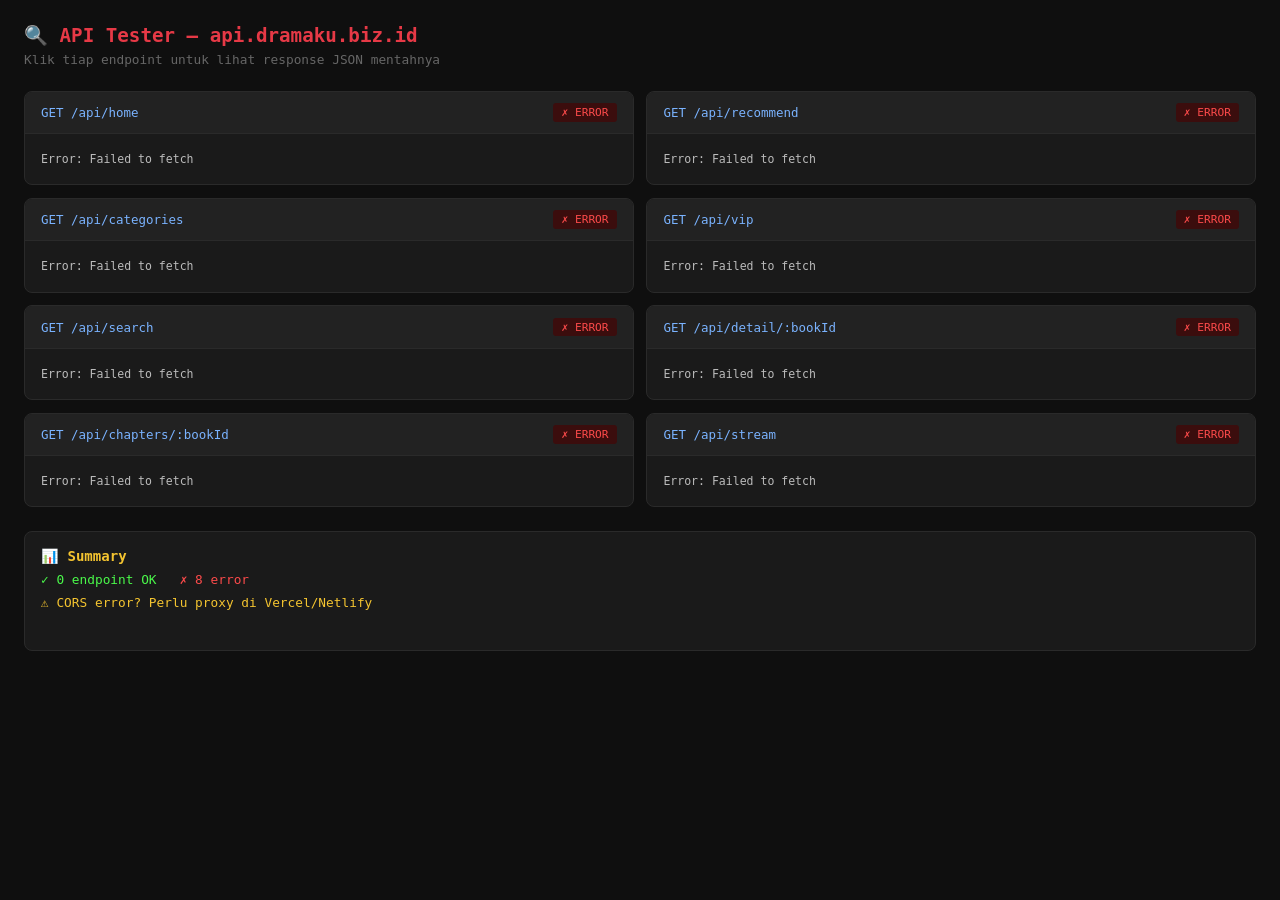
<file: api-tester.html>
<!DOCTYPE html>
<html lang="id">
<head>
<meta charset="UTF-8">
<meta name="viewport" content="width=device-width, initial-scale=1.0">
<title>API Tester — dramaku.biz.id</title>
<style>
* { margin:0; padding:0; box-sizing:border-box; }
body { background:#0f0f0f; color:#e0e0e0; font-family:monospace; padding:1.5rem; }
h1 { color:#e63946; margin-bottom:0.3rem; font-size:1.2rem; }
p { color:#666; font-size:0.8rem; margin-bottom:1.5rem; }
.grid { display:grid; grid-template-columns:1fr 1fr; gap:0.8rem; margin-bottom:1.5rem; }
@media(max-width:600px){ .grid{grid-template-columns:1fr} }
.ep {
  background:#1a1a1a; border:1px solid #2a2a2a;
  border-radius:8px; overflow:hidden; cursor:pointer;
}
.ep-head {
  display:flex; justify-content:space-between; align-items:center;
  padding:0.7rem 1rem; background:#222;
}
.ep-path { color:#7ab3ff; font-size:0.78rem; }
.ep-status { font-size:0.7rem; padding:0.18rem 0.5rem; border-radius:3px; }
.ok  { background:#0d3b0d; color:#4afa4a; }
.err { background:#3b0d0d; color:#fa4a4a; }
.pending { background:#333; color:#aaa; }
.ep-body {
  padding:1rem; font-size:0.72rem; line-height:1.6;
  color:#bbb; max-height:350px; overflow:auto;
  white-space:pre-wrap; word-break:break-all;
  display:none; border-top:1px solid #2a2a2a;
}
.ep-body.open { display:block; }
.ep-head:hover { background:#2a2a2a; }
.summary { background:#1a1a1a; border:1px solid #2a2a2a; border-radius:8px; padding:1rem; font-size:0.75rem; }
.summary h3 { color:#f4c430; margin-bottom:0.5rem; }
.key { color:#7ab3ff; }
.arr { color:#4afa4a; }
.warn { color:#f4c430; }
</style>
</head>
<body>
<h1>🔍 API Tester — api.dramaku.biz.id</h1>
<p>Klik tiap endpoint untuk lihat response JSON mentahnya</p>

<div class="grid" id="grid"></div>
<div class="summary" id="summary"><h3>⏳ Menunggu hasil...</h3></div>

<script>
const BASE = 'https://api.dramaku.biz.id';
const ENDPOINTS = [
  ['GET /api/home',              '/api/home',            {}],
  ['GET /api/recommend',         '/api/recommend',       {}],
  ['GET /api/categories',        '/api/categories',      {}],
  ['GET /api/vip',               '/api/vip',             {}],
  ['GET /api/search',            '/api/search',          {q:'korea'}],
  ['GET /api/detail/:bookId',    '/api/detail/1/v2',     {}],
  ['GET /api/chapters/:bookId',  '/api/chapters/1',      {}],
  ['GET /api/stream',            '/api/stream',          {}],
];

let results = [];

function toggle(id) {
  const el = document.getElementById('body_'+id);
  if (el) el.classList.toggle('open');
}

async function testAll() {
  const grid = document.getElementById('grid');
  
  ENDPOINTS.forEach(([label, path], i) => {
    grid.innerHTML += `
      <div class="ep" onclick="toggle(${i})">
        <div class="ep-head">
          <span class="ep-path">${label}</span>
          <span class="ep-status pending" id="st_${i}">⏳</span>
        </div>
        <div class="ep-body" id="body_${i}">Memuat...</div>
      </div>`;
  });

  for (let i = 0; i < ENDPOINTS.length; i++) {
    const [label, path, params] = ENDPOINTS[i];
    const u = new URL(BASE + path);
    Object.entries(params).forEach(([k,v]) => u.searchParams.set(k,v));
    
    const st = document.getElementById('st_'+i);
    const body = document.getElementById('body_'+i);

    try {
      const t0 = Date.now();
      const res = await fetch(u);
      const ms = Date.now() - t0;
      const json = await res.json();
      
      st.textContent = `✓ ${res.status} (${ms}ms)`;
      st.className = 'ep-status ok';

      // Analyze structure
      let analysis = `=== TOP-LEVEL KEYS ===\n${JSON.stringify(Object.keys(json))}\n\n`;
      
      // Find arrays
      function findArrays(obj, path='root', depth=0) {
        if (depth > 3) return;
        if (Array.isArray(obj)) {
          analysis += `[ARRAY] ${path} → ${obj.length} items\n`;
          if (obj[0]) analysis += `  keys: ${JSON.stringify(Object.keys(obj[0]))}\n  sample: ${JSON.stringify(obj[0]).slice(0,200)}\n`;
          return;
        }
        if (obj && typeof obj === 'object') {
          for (const [k,v] of Object.entries(obj)) {
            if (Array.isArray(v)) {
              analysis += `[ARRAY] ${path}.${k} → ${v.length} items\n`;
              if (v[0]) analysis += `  keys: ${JSON.stringify(Object.keys(v[0]))}\n  sample: ${JSON.stringify(v[0]).slice(0,250)}\n\n`;
            } else if (v && typeof v==='object') {
              findArrays(v, path+'.'+k, depth+1);
            }
          }
        }
      }
      findArrays(json);
      analysis += `\n=== FULL JSON ===\n${JSON.stringify(json, null, 2).slice(0,2000)}`;
      body.textContent = analysis;

      results.push({ label, status: res.status, ms, keys: Object.keys(json), json });
    } catch(e) {
      st.textContent = `✗ ERROR`;
      st.className = 'ep-status err';
      body.textContent = 'Error: ' + e.message;
      body.classList.add('open');
      results.push({ label, error: e.message });
    }
  }

  // Summary
  const ok = results.filter(r => !r.error);
  const fail = results.filter(r => r.error);
  document.getElementById('summary').innerHTML = `
    <h3>📊 Summary</h3>
    <p style="margin:0.5rem 0"><span class="arr">✓ ${ok.length} endpoint OK</span> &nbsp; <span style="color:#fa4a4a">✗ ${fail.length} error</span></p>
    ${fail.length ? `<p class="warn" style="margin-top:0.5rem">⚠️ CORS error? Perlu proxy di Vercel/Netlify</p>` : `<p class="arr" style="margin-top:0.5rem">✅ API bisa diakses langsung! Tidak perlu proxy.</p>`}
  `;
}

testAll();
</script>
</body>
</html>
</file>
